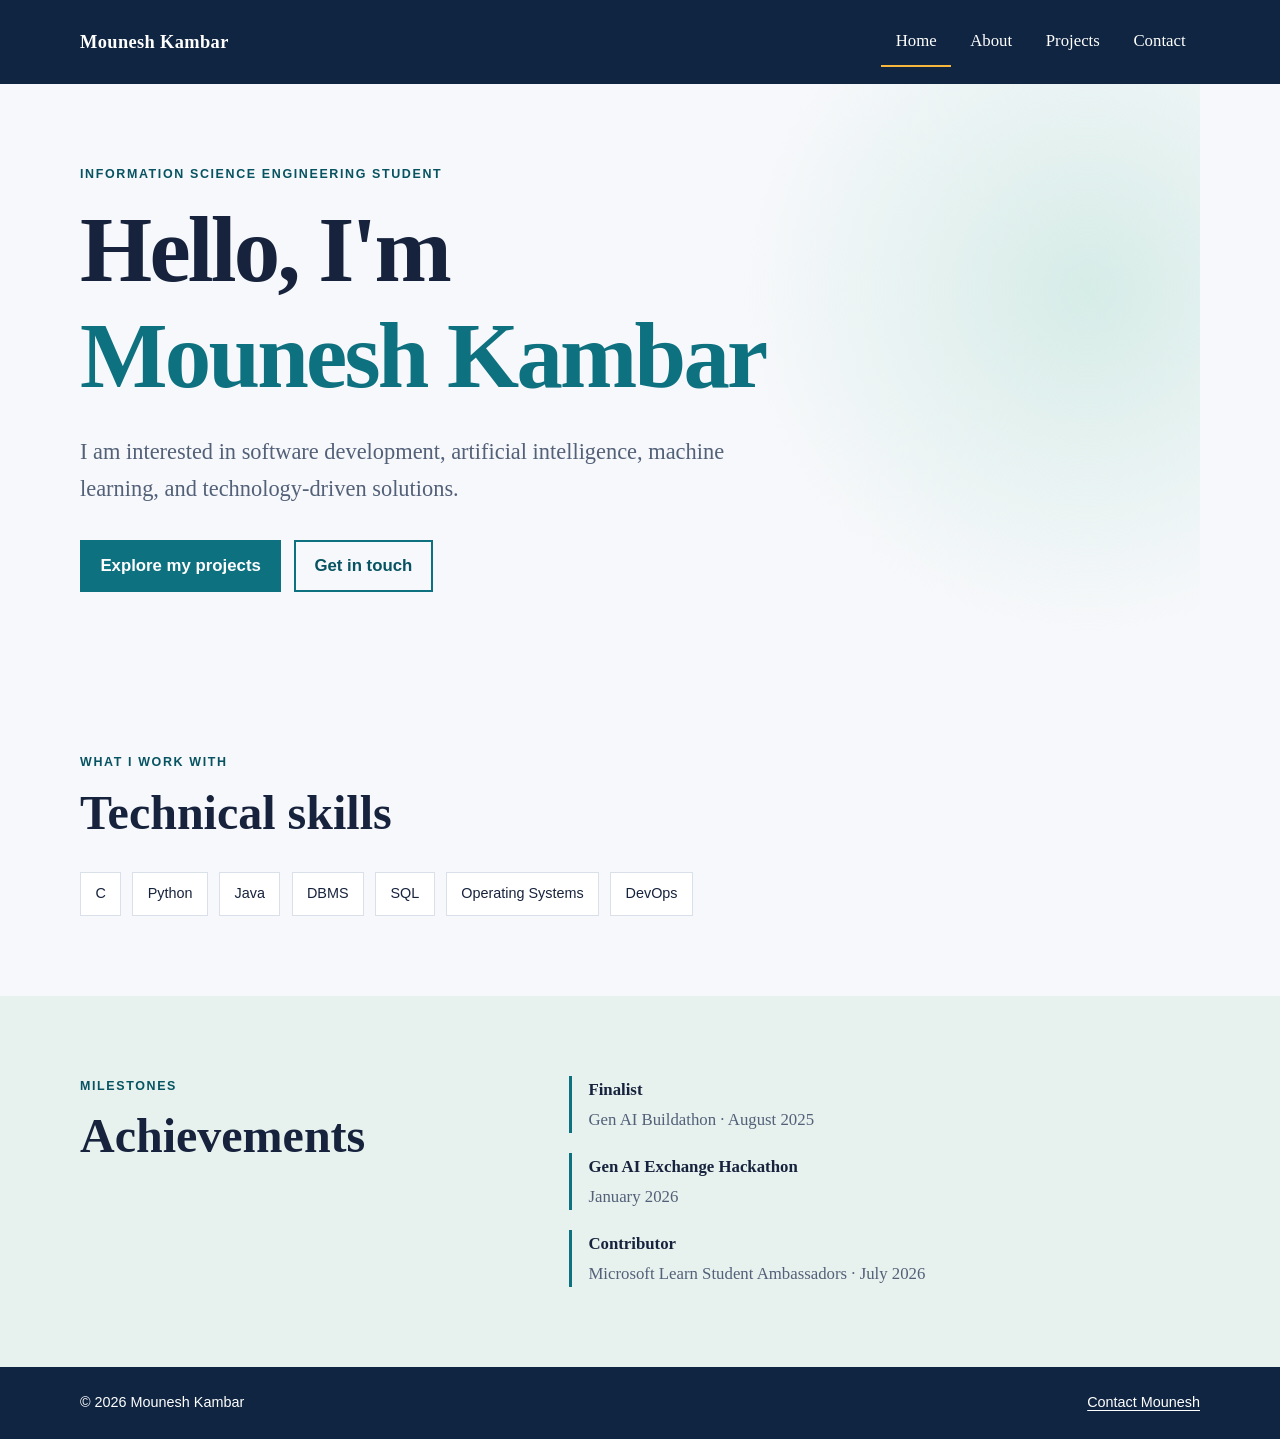
<file: index.html>
<!doctype html>
<html lang="en">
<head>
    <meta charset="utf-8">
    <meta name="viewport" content="width=device-width, initial-scale=1">
    <meta name="description" content="Mounesh Kambar's accessible portfolio of software, artificial intelligence, and machine learning projects.">
    <meta name="author" content="Mounesh Kambar">
    <title>Mounesh Kambar | Portfolio</title>
    <link rel="stylesheet" href="css/style.css">
    <script src="js/script.js" defer></script>
</head>
<body>
    <a class="skip-link" href="#main-content">Skip to main content</a>
    <header class="site-header">
        <nav class="site-nav container" aria-label="Main navigation">
            <a class="logo" href="index.html">Mounesh Kambar</a>
            <button class="nav-toggle" type="button" aria-expanded="false" aria-controls="primary-menu">Menu</button>
            <ul class="nav-list" id="primary-menu">
                <li><a href="index.html" aria-current="page">Home</a></li>
                <li><a href="about.html">About</a></li>
                <li><a href="projects.html">Projects</a></li>
                <li><a href="contact.html">Contact</a></li>
            </ul>
        </nav>
    </header>
    <main id="main-content">
        <section class="hero container" aria-labelledby="hero-heading">
            <p class="eyebrow">Information Science Engineering student</p>
            <h1 id="hero-heading">Hello, I'm<br><span>Mounesh Kambar</span></h1>
            <p class="hero-text">I am interested in software development, artificial intelligence, machine learning, and technology-driven solutions.</p>
            <p class="hero-actions"><a class="button button-primary" href="projects.html">Explore my projects</a> <a class="button button-secondary" href="contact.html">Get in touch</a></p>
        </section>
        <section class="section container" aria-labelledby="skills-heading">
            <div class="section-heading"><p class="eyebrow">What I work with</p><h2 id="skills-heading">Technical skills</h2></div>
            <ul class="tag-list">
                <li>C</li><li>Python</li><li>Java</li><li>DBMS</li><li>SQL</li><li>Operating Systems</li><li>DevOps</li>
            </ul>
        </section>
        <section class="section section-accent" aria-labelledby="achievements-heading">
            <div class="container split-section">
                <div class="section-heading"><p class="eyebrow">Milestones</p><h2 id="achievements-heading">Achievements</h2></div>
                <ul class="timeline-list">
                    <li><strong>Finalist</strong><span>Gen AI Buildathon · August 2025</span></li>
                    <li><strong>Gen AI Exchange Hackathon</strong><span>January 2026</span></li>
                    <li><strong>Contributor</strong><span>Microsoft Learn Student Ambassadors · July 2026</span></li>
                </ul>
            </div>
        </section>
    </main>
    <footer class="site-footer">
        <div class="container footer-content"><p>&copy; <span class="current-year">2026</span> Mounesh Kambar</p><a href="contact.html">Contact Mounesh</a></div>
    </footer>
</body>
</html>
</file>
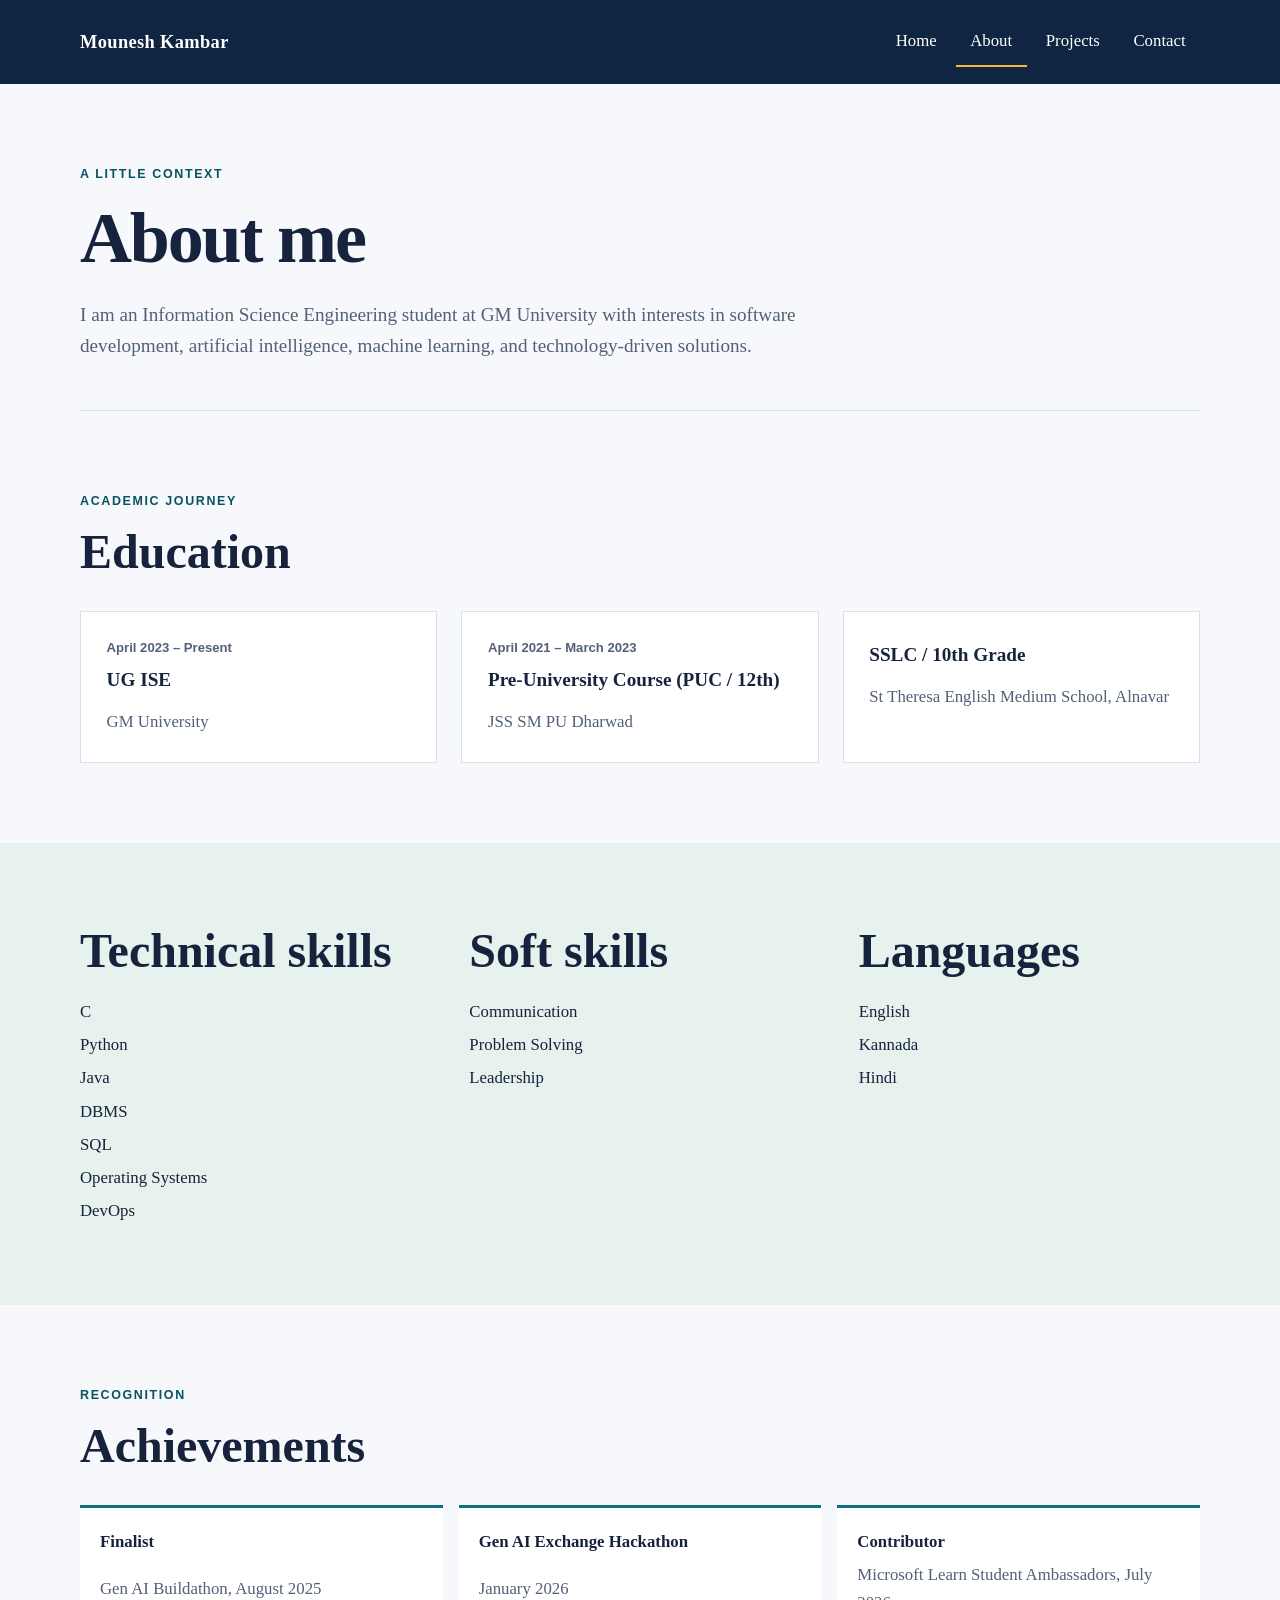
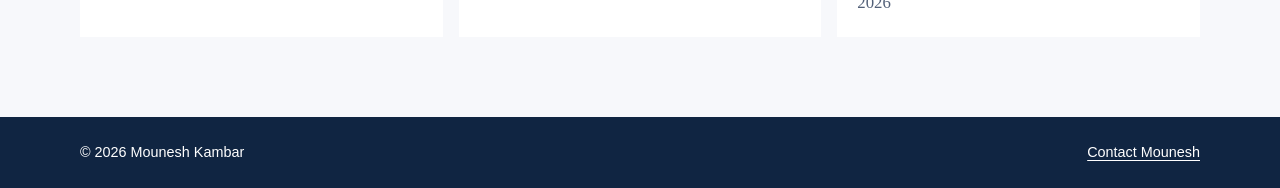
<file: about.html>
<!doctype html>
<html lang="en">
<head>
	<meta charset="utf-8">
	<meta name="viewport" content="width=device-width, initial-scale=1">
	<meta name="description" content="Learn about Mounesh Kambar's education, technical skills, soft skills, languages, and achievements.">
	<meta name="author" content="Mounesh Kambar">
	<title>Mounesh Kambar | About</title>
	<link rel="stylesheet" href="css/style.css">
	<script src="js/script.js" defer></script>
</head>
<body>
	<a class="skip-link" href="#main-content">Skip to main content</a>
	<header class="site-header"><nav class="site-nav container" aria-label="Main navigation"><a class="logo" href="index.html">Mounesh Kambar</a><button class="nav-toggle" type="button" aria-expanded="false" aria-controls="primary-menu">Menu</button><ul class="nav-list" id="primary-menu"><li><a href="index.html">Home</a></li><li><a href="about.html" aria-current="page">About</a></li><li><a href="projects.html">Projects</a></li><li><a href="contact.html">Contact</a></li></ul></nav></header>
	<main id="main-content">
		<section class="page-intro container" aria-labelledby="about-heading"><p class="eyebrow">A little context</p><h1 id="about-heading">About me</h1><p>I am an Information Science Engineering student at GM University with interests in software development, artificial intelligence, machine learning, and technology-driven solutions.</p></section>
		<section class="section container" aria-labelledby="education-heading"><div class="section-heading"><p class="eyebrow">Academic journey</p><h2 id="education-heading">Education</h2></div><div class="education-list"><article><p class="date"><time datetime="2023-04">April 2023</time> – Present</p><h3>UG ISE</h3><p>GM University</p></article><article><p class="date"><time datetime="2021-04">April 2021</time> – <time datetime="2023-03">March 2023</time></p><h3>Pre-University Course (PUC / 12th)</h3><p>JSS SM PU Dharwad</p></article><article><h3>SSLC / 10th Grade</h3><p>St Theresa English Medium School, Alnavar</p></article></div></section>
		<section class="section section-accent" aria-labelledby="skills-heading"><div class="container three-column"><article><h2 id="skills-heading">Technical skills</h2><ul class="clean-list"><li>C</li><li>Python</li><li>Java</li><li>DBMS</li><li>SQL</li><li>Operating Systems</li><li>DevOps</li></ul></article><article><h2>Soft skills</h2><ul class="clean-list"><li>Communication</li><li>Problem Solving</li><li>Leadership</li></ul></article><article><h2>Languages</h2><ul class="clean-list"><li>English</li><li>Kannada</li><li>Hindi</li></ul></article></div></section>
		<section class="section container" aria-labelledby="achievements-heading"><div class="section-heading"><p class="eyebrow">Recognition</p><h2 id="achievements-heading">Achievements</h2></div><ul class="achievement-grid"><li><strong>Finalist</strong><span>Gen AI Buildathon, August 2025</span></li><li><strong>Gen AI Exchange Hackathon</strong><span>January 2026</span></li><li><strong>Contributor</strong><span>Microsoft Learn Student Ambassadors, July 2026</span></li></ul></section>
	</main>
	<footer class="site-footer"><div class="container footer-content"><p>&copy; <span class="current-year">2026</span> Mounesh Kambar</p><a href="contact.html">Contact Mounesh</a></div></footer>
</body>
</html>
</file>
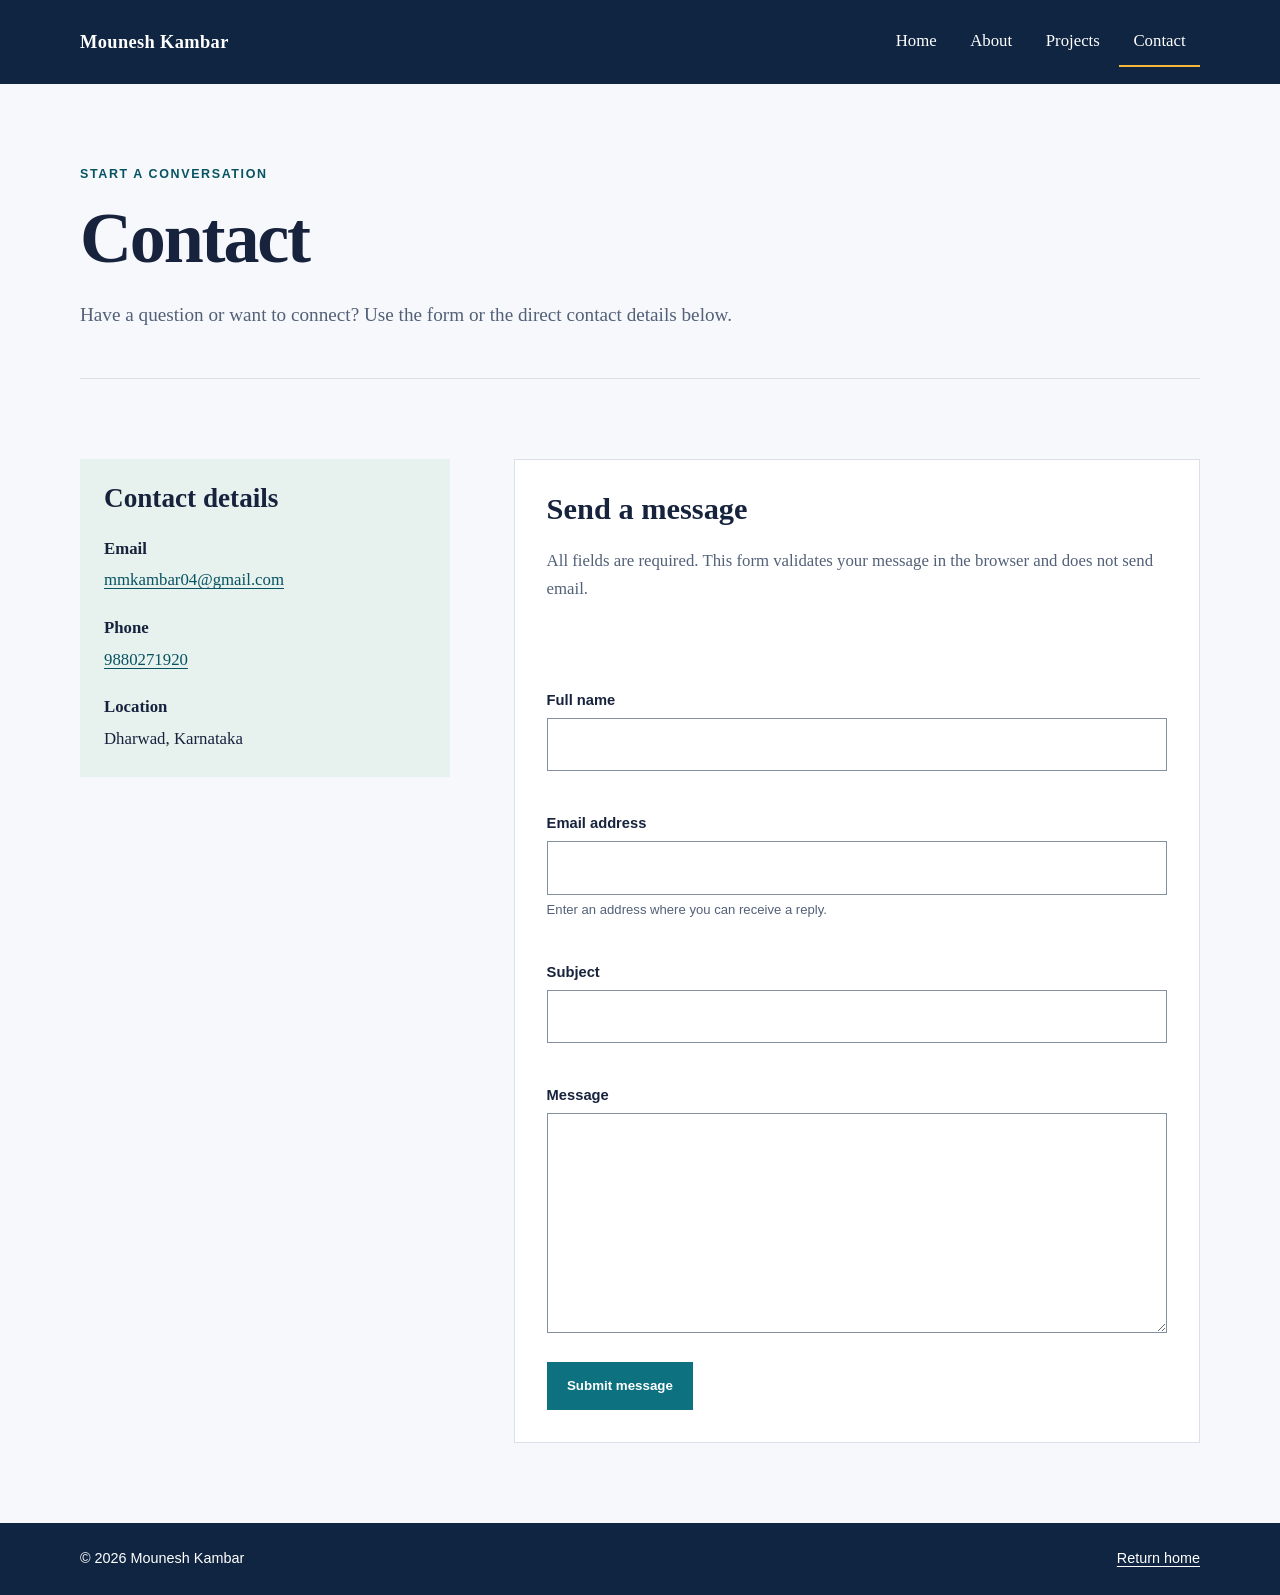
<file: contact.html>
<!doctype html>
<html lang="en">
<head>
	<meta charset="utf-8">
	<meta name="viewport" content="width=device-width, initial-scale=1">
	<meta name="description" content="Contact Mounesh Kambar by email, phone, or through the accessible portfolio contact form.">
	<meta name="author" content="Mounesh Kambar">
	<title>Mounesh Kambar | Contact</title>
	<link rel="stylesheet" href="css/style.css">
	<script src="js/script.js" defer></script>
</head>
<body>
	<a class="skip-link" href="#main-content">Skip to main content</a>
	<header class="site-header"><nav class="site-nav container" aria-label="Main navigation"><a class="logo" href="index.html">Mounesh Kambar</a><button class="nav-toggle" type="button" aria-expanded="false" aria-controls="primary-menu">Menu</button><ul class="nav-list" id="primary-menu"><li><a href="index.html">Home</a></li><li><a href="about.html">About</a></li><li><a href="projects.html">Projects</a></li><li><a href="contact.html" aria-current="page">Contact</a></li></ul></nav></header>
	<main id="main-content">
		<section class="page-intro container" aria-labelledby="contact-heading"><p class="eyebrow">Start a conversation</p><h1 id="contact-heading">Contact</h1><p>Have a question or want to connect? Use the form or the direct contact details below.</p></section>
		<section class="section container contact-layout" aria-labelledby="contact-form-heading">
			<aside class="contact-details" aria-labelledby="details-heading"><h2 id="details-heading">Contact details</h2><address><p><strong>Email</strong><a href="mailto:mmkambar04@gmail.com">mmkambar04@gmail.com</a></p><p><strong>Phone</strong><a href="tel:+919880271920">9880271920</a></p><p><strong>Location</strong><span>Dharwad, Karnataka</span></p></address></aside>
			<form class="contact-form" id="contact-form" aria-describedby="form-instructions" novalidate><h2 id="contact-form-heading">Send a message</h2><p id="form-instructions">All fields are required. This form validates your message in the browser and does not send email.</p><div id="form-status" class="form-status" role="status" aria-live="polite" tabindex="-1"></div><fieldset><legend class="sr-only">Message details</legend><div class="form-field"><label for="name">Full name</label><input type="text" id="name" name="name" autocomplete="name" required aria-describedby="name-error"><p class="field-error" id="name-error"></p></div><div class="form-field"><label for="email">Email address</label><input type="email" id="email" name="email" autocomplete="email" required aria-describedby="email-help email-error"><p class="field-help" id="email-help">Enter an address where you can receive a reply.</p><p class="field-error" id="email-error"></p></div><div class="form-field"><label for="subject">Subject</label><input type="text" id="subject" name="subject" autocomplete="off" required aria-describedby="subject-error"><p class="field-error" id="subject-error"></p></div><div class="form-field"><label for="message">Message</label><textarea id="message" name="message" rows="7" required aria-describedby="message-error"></textarea><p class="field-error" id="message-error"></p></div><button class="button button-primary" type="submit">Submit message</button></fieldset></form>
		</section>
	</main>
	<footer class="site-footer"><div class="container footer-content"><p>&copy; <span class="current-year">2026</span> Mounesh Kambar</p><a href="index.html">Return home</a></div></footer>
</body>
</html>
</file>
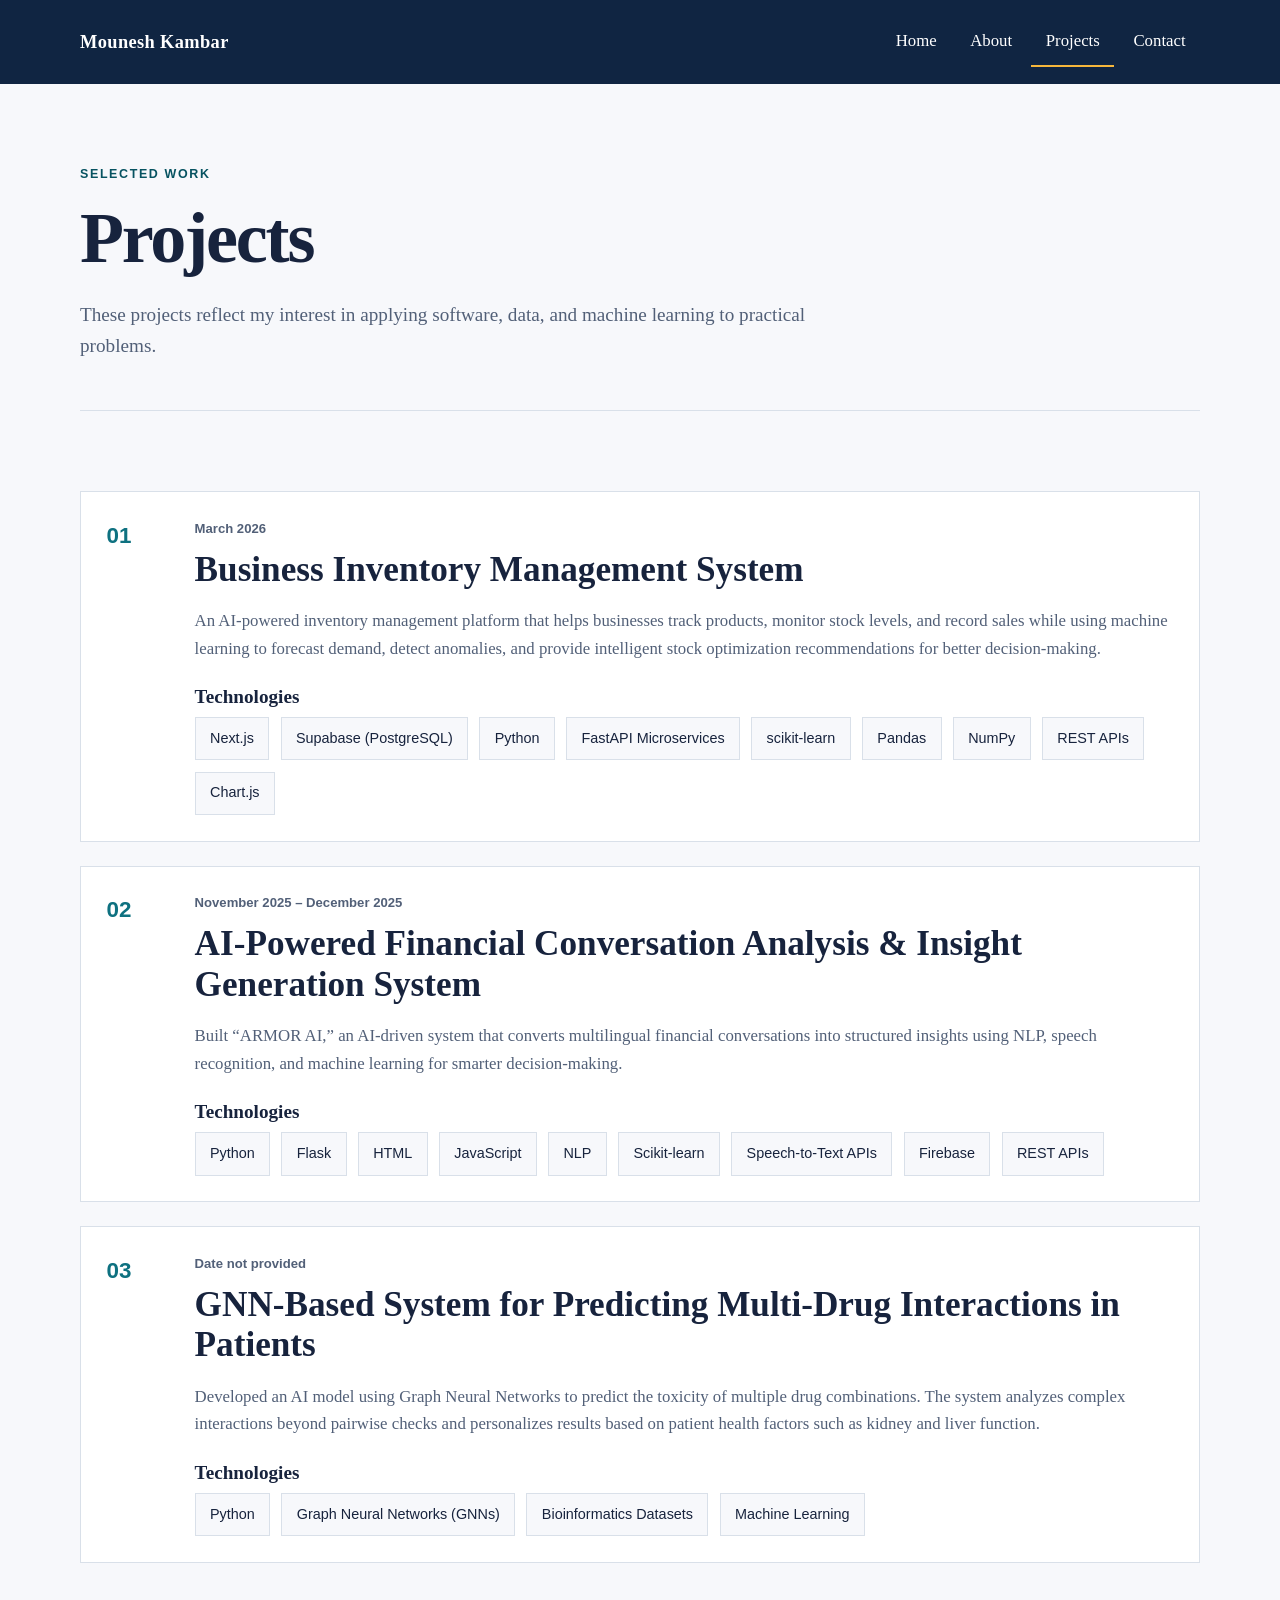
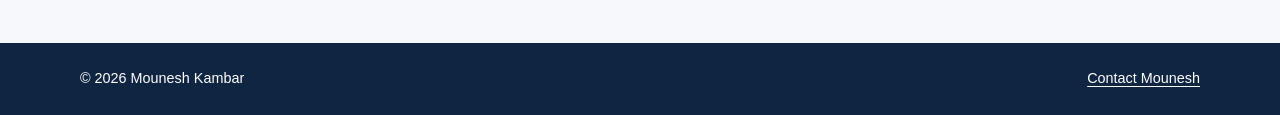
<file: projects.html>
<!doctype html>
<html lang="en">
<head>
	<meta charset="utf-8">
	<meta name="viewport" content="width=device-width, initial-scale=1">
	<meta name="description" content="Explore Mounesh Kambar's artificial intelligence, machine learning, and software development projects.">
	<meta name="author" content="Mounesh Kambar">
	<title>Mounesh Kambar | Projects</title>
	<link rel="stylesheet" href="css/style.css">
	<script src="js/script.js" defer></script>
</head>
<body>
	<a class="skip-link" href="#main-content">Skip to main content</a>
	<header class="site-header"><nav class="site-nav container" aria-label="Main navigation"><a class="logo" href="index.html">Mounesh Kambar</a><button class="nav-toggle" type="button" aria-expanded="false" aria-controls="primary-menu">Menu</button><ul class="nav-list" id="primary-menu"><li><a href="index.html">Home</a></li><li><a href="about.html">About</a></li><li><a href="projects.html" aria-current="page">Projects</a></li><li><a href="contact.html">Contact</a></li></ul></nav></header>
	<main id="main-content">
		<section class="page-intro container" aria-labelledby="projects-heading"><p class="eyebrow">Selected work</p><h1 id="projects-heading">Projects</h1><p>These projects reflect my interest in applying software, data, and machine learning to practical problems.</p></section>
		<section class="section container project-list" aria-label="Project list">
			<article class="project-card"><div class="project-number" aria-hidden="true">01</div><div><p class="date"><time datetime="2026-03">March 2026</time></p><h2>Business Inventory Management System</h2><p>An AI-powered inventory management platform that helps businesses track products, monitor stock levels, and record sales while using machine learning to forecast demand, detect anomalies, and provide intelligent stock optimization recommendations for better decision-making.</p><h3>Technologies</h3><ul class="technology-list"><li>Next.js</li><li>Supabase (PostgreSQL)</li><li>Python</li><li>FastAPI Microservices</li><li>scikit-learn</li><li>Pandas</li><li>NumPy</li><li>REST APIs</li><li>Chart.js</li></ul></div></article>
			<article class="project-card"><div class="project-number" aria-hidden="true">02</div><div><p class="date"><time datetime="2025-11">November 2025</time> – <time datetime="2025-12">December 2025</time></p><h2>AI-Powered Financial Conversation Analysis &amp; Insight Generation System</h2><p>Built “ARMOR AI,” an AI-driven system that converts multilingual financial conversations into structured insights using NLP, speech recognition, and machine learning for smarter decision-making.</p><h3>Technologies</h3><ul class="technology-list"><li>Python</li><li>Flask</li><li>HTML</li><li>JavaScript</li><li>NLP</li><li>Scikit-learn</li><li>Speech-to-Text APIs</li><li>Firebase</li><li>REST APIs</li></ul></div></article>
			<article class="project-card"><div class="project-number" aria-hidden="true">03</div><div><p class="date">Date not provided</p><h2>GNN-Based System for Predicting Multi-Drug Interactions in Patients</h2><p>Developed an AI model using Graph Neural Networks to predict the toxicity of multiple drug combinations. The system analyzes complex interactions beyond pairwise checks and personalizes results based on patient health factors such as kidney and liver function.</p><h3>Technologies</h3><ul class="technology-list"><li>Python</li><li>Graph Neural Networks (GNNs)</li><li>Bioinformatics Datasets</li><li>Machine Learning</li></ul></div></article>
		</section>
	</main>
	<footer class="site-footer"><div class="container footer-content"><p>&copy; <span class="current-year">2026</span> Mounesh Kambar</p><a href="contact.html">Contact Mounesh</a></div></footer>
</body>
</html>
</file>
<file: css/style.css>
:root {
    --ink: #17233d;
    --muted: #526078;
    --paper: #f7f8fb;
    --surface: #ffffff;
    --navy: #102542;
    --teal: #0e7180;
    --teal-dark: #075361;
    --line: #d9e0e9;
    --accent: #e7f1ee;
    --focus: #f6b73c;
    --error: #a61b2b;
}

*, *::before, *::after { box-sizing: border-box; }
html { scroll-behavior: smooth; }
body { margin: 0; background: var(--paper); color: var(--ink); font-family: Georgia, "Times New Roman", serif; font-size: 1.05rem; line-height: 1.65; }
a { color: var(--teal-dark); text-underline-offset: 0.18em; }
a:hover { color: var(--navy); }
a:focus-visible, button:focus-visible, input:focus-visible, textarea:focus-visible { outline: 3px solid var(--focus); outline-offset: 3px; }
.container { width: min(1120px, calc(100% - 3rem)); margin-inline: auto; }
.skip-link { position: absolute; top: -5rem; left: 1rem; z-index: 10; padding: 0.7rem 1rem; background: var(--focus); color: var(--ink); font-weight: 700; }
.skip-link:focus { top: 1rem; }
.site-header { background: var(--navy); color: #fff; }
.site-nav { min-height: 5.25rem; display: flex; align-items: center; justify-content: space-between; gap: 2rem; }
.logo { color: #fff; font-size: 1.15rem; font-weight: 700; text-decoration: none; letter-spacing: 0.02em; }
.nav-list { display: flex; gap: 0.3rem; align-items: center; margin: 0; padding: 0; list-style: none; }
.nav-list a { display: block; padding: 0.65rem 0.9rem; border-bottom: 2px solid transparent; color: #fff; text-decoration: none; }
.nav-list a:hover, .nav-list a[aria-current="page"] { border-bottom-color: var(--focus); color: #fff; }
.nav-toggle { display: none; border: 1px solid #8ca2ba; padding: 0.55rem 0.8rem; background: transparent; color: #fff; font: inherit; cursor: pointer; }
main { overflow: hidden; }
.hero { min-height: 33rem; display: flex; flex-direction: column; justify-content: center; padding-block: 5rem; background: radial-gradient(circle at 90% 35%, #d6ece7 0, transparent 32%), var(--paper); }
.eyebrow { margin: 0 0 0.75rem; color: var(--teal-dark); font-size: 0.78rem; font-family: Arial, sans-serif; font-weight: 700; letter-spacing: 0.13em; text-transform: uppercase; }
h1, h2, h3 { line-height: 1.15; }
h1 { max-width: 800px; margin: 0; font-size: clamp(2.8rem, 8vw, 5.8rem); letter-spacing: -0.03em; }
h1 span { color: var(--teal); }
h2 { margin: 0 0 1.25rem; font-size: clamp(1.9rem, 4vw, 3rem); }
h3 { margin: 1.5rem 0 0.55rem; font-size: 1.2rem; }
.hero-text { max-width: 43rem; margin: 1.5rem 0 0; font-size: clamp(1.15rem, 2vw, 1.4rem); color: var(--muted); }
.hero-actions { margin: 2rem 0 0; display: flex; flex-wrap: wrap; gap: 0.8rem; }
.button { display: inline-block; min-height: 3rem; padding: 0.65rem 1.15rem; border: 2px solid transparent; font-family: Arial, sans-serif; font-weight: 700; text-decoration: none; cursor: pointer; }
.button-primary { background: var(--teal); color: #fff; }
.button-primary:hover { background: var(--teal-dark); color: #fff; }
.button-secondary { border-color: var(--teal); color: var(--teal-dark); }
.button-secondary:hover { background: var(--accent); }
.section { padding-block: 5rem; }
.section-heading { margin-bottom: 2rem; }
.section-accent { background: var(--accent); }
.split-section { display: grid; grid-template-columns: minmax(12rem, 0.7fr) 1fr; gap: 3rem; }
.tag-list, .technology-list { display: flex; flex-wrap: wrap; gap: 0.7rem; margin: 0; padding: 0; list-style: none; }
.tag-list li, .technology-list li { padding: 0.55rem 0.9rem; border: 1px solid var(--line); background: var(--surface); font-family: Arial, sans-serif; font-size: 0.9rem; }
.timeline-list, .achievement-grid, .clean-list { margin: 0; padding: 0; list-style: none; }
.timeline-list { display: grid; gap: 1.2rem; }
.timeline-list li { display: grid; gap: 0.15rem; border-left: 3px solid var(--teal); padding-left: 1rem; }
.timeline-list span, .date { color: var(--muted); }
.site-footer { padding-block: 1.5rem; background: var(--navy); color: #fff; font-family: Arial, sans-serif; font-size: 0.9rem; }
.footer-content { display: flex; justify-content: space-between; gap: 1rem; align-items: center; }
.footer-content p { margin: 0; }
.site-footer a { color: #fff; }
.page-intro { padding-block: 5rem 3rem; border-bottom: 1px solid var(--line); }
.page-intro h1 { font-size: clamp(2.7rem, 6vw, 4.5rem); }
.page-intro > p:last-child { max-width: 48rem; margin-bottom: 0; color: var(--muted); font-size: 1.2rem; }
.education-list { display: grid; grid-template-columns: repeat(3, 1fr); gap: 1.5rem; }
.education-list article, .project-card { padding: 1.6rem; border: 1px solid var(--line); background: var(--surface); }
.education-list h3 { margin-top: 0.4rem; }
.education-list p:last-child { margin-bottom: 0; color: var(--muted); }
.date { margin: 0 0 0.65rem; font-family: Arial, sans-serif; font-size: 0.82rem; font-weight: 700; }
.three-column { display: grid; grid-template-columns: repeat(3, 1fr); gap: 3rem; }
.clean-list { display: grid; gap: 0.35rem; }
.achievement-grid { display: grid; grid-template-columns: repeat(3, 1fr); gap: 1rem; }
.achievement-grid li { display: grid; gap: 0.35rem; padding: 1.25rem; border-top: 3px solid var(--teal); background: var(--surface); }
.achievement-grid span { color: var(--muted); }
.project-list { display: grid; gap: 1.5rem; }
.project-card { display: grid; grid-template-columns: 4rem 1fr; gap: 1.5rem; }
.project-card h2 { margin-bottom: 1rem; font-size: clamp(1.5rem, 3vw, 2.2rem); }
.project-card p { color: var(--muted); }
.project-number { color: var(--teal); font-family: Arial, sans-serif; font-size: 1.4rem; font-weight: 700; }
.technology-list li { background: var(--paper); }
.contact-layout { display: grid; grid-template-columns: 0.7fr 1.3fr; gap: 4rem; align-items: start; }
.contact-details { padding: 1.5rem; background: var(--accent); }
.contact-details h2 { font-size: 1.7rem; }
address { font-style: normal; }
address p { display: grid; gap: 0.25rem; margin: 1.25rem 0 0; }
.contact-form { padding: 2rem; border: 1px solid var(--line); background: var(--surface); }
.contact-form h2 { font-size: 1.9rem; }
.contact-form > p { color: var(--muted); }
fieldset { margin: 1.5rem 0 0; padding: 0; border: 0; }
.form-field { margin-top: 1.2rem; }
.form-field label { display: block; margin-bottom: 0.35rem; font-family: Arial, sans-serif; font-size: 0.92rem; font-weight: 700; }
input, textarea { width: 100%; border: 1px solid #8290a2; border-radius: 0; padding: 0.75rem; background: #fff; color: var(--ink); font: inherit; }
textarea { resize: vertical; }
.field-help, .field-error { margin: 0.25rem 0 0; font-family: Arial, sans-serif; font-size: 0.82rem; }
.field-help { color: var(--muted); }
.field-error { min-height: 1.25em; color: var(--error); font-weight: 700; }
.form-status { min-height: 1.5em; margin-top: 1rem; font-family: Arial, sans-serif; font-weight: 700; }
.form-status.success { color: #17633b; }
.form-status.error { color: var(--error); }
.sr-only { position: absolute; width: 1px; height: 1px; overflow: hidden; clip: rect(0, 0, 0, 0); white-space: nowrap; }

@media (max-width: 760px) {
    .container { width: min(100% - 2rem, 1120px); }
    .site-nav { min-height: 4.5rem; flex-wrap: wrap; padding-block: 0.75rem; }
    .nav-toggle { display: block; }
    .nav-list { display: none; width: 100%; flex-direction: column; align-items: stretch; padding-bottom: 0.5rem; }
    .nav-list.is-open { display: flex; }
    .nav-list a { padding: 0.65rem 0; }
    .hero { min-height: 28rem; padding-block: 4rem; }
    .split-section, .contact-layout { grid-template-columns: 1fr; gap: 2rem; }
    .education-list, .three-column, .achievement-grid { grid-template-columns: 1fr; gap: 1rem; }
    .section { padding-block: 3.5rem; }
    .footer-content { align-items: flex-start; flex-direction: column; }
}

@media (prefers-reduced-motion: reduce) {
    html { scroll-behavior: auto; }
}
</file>
